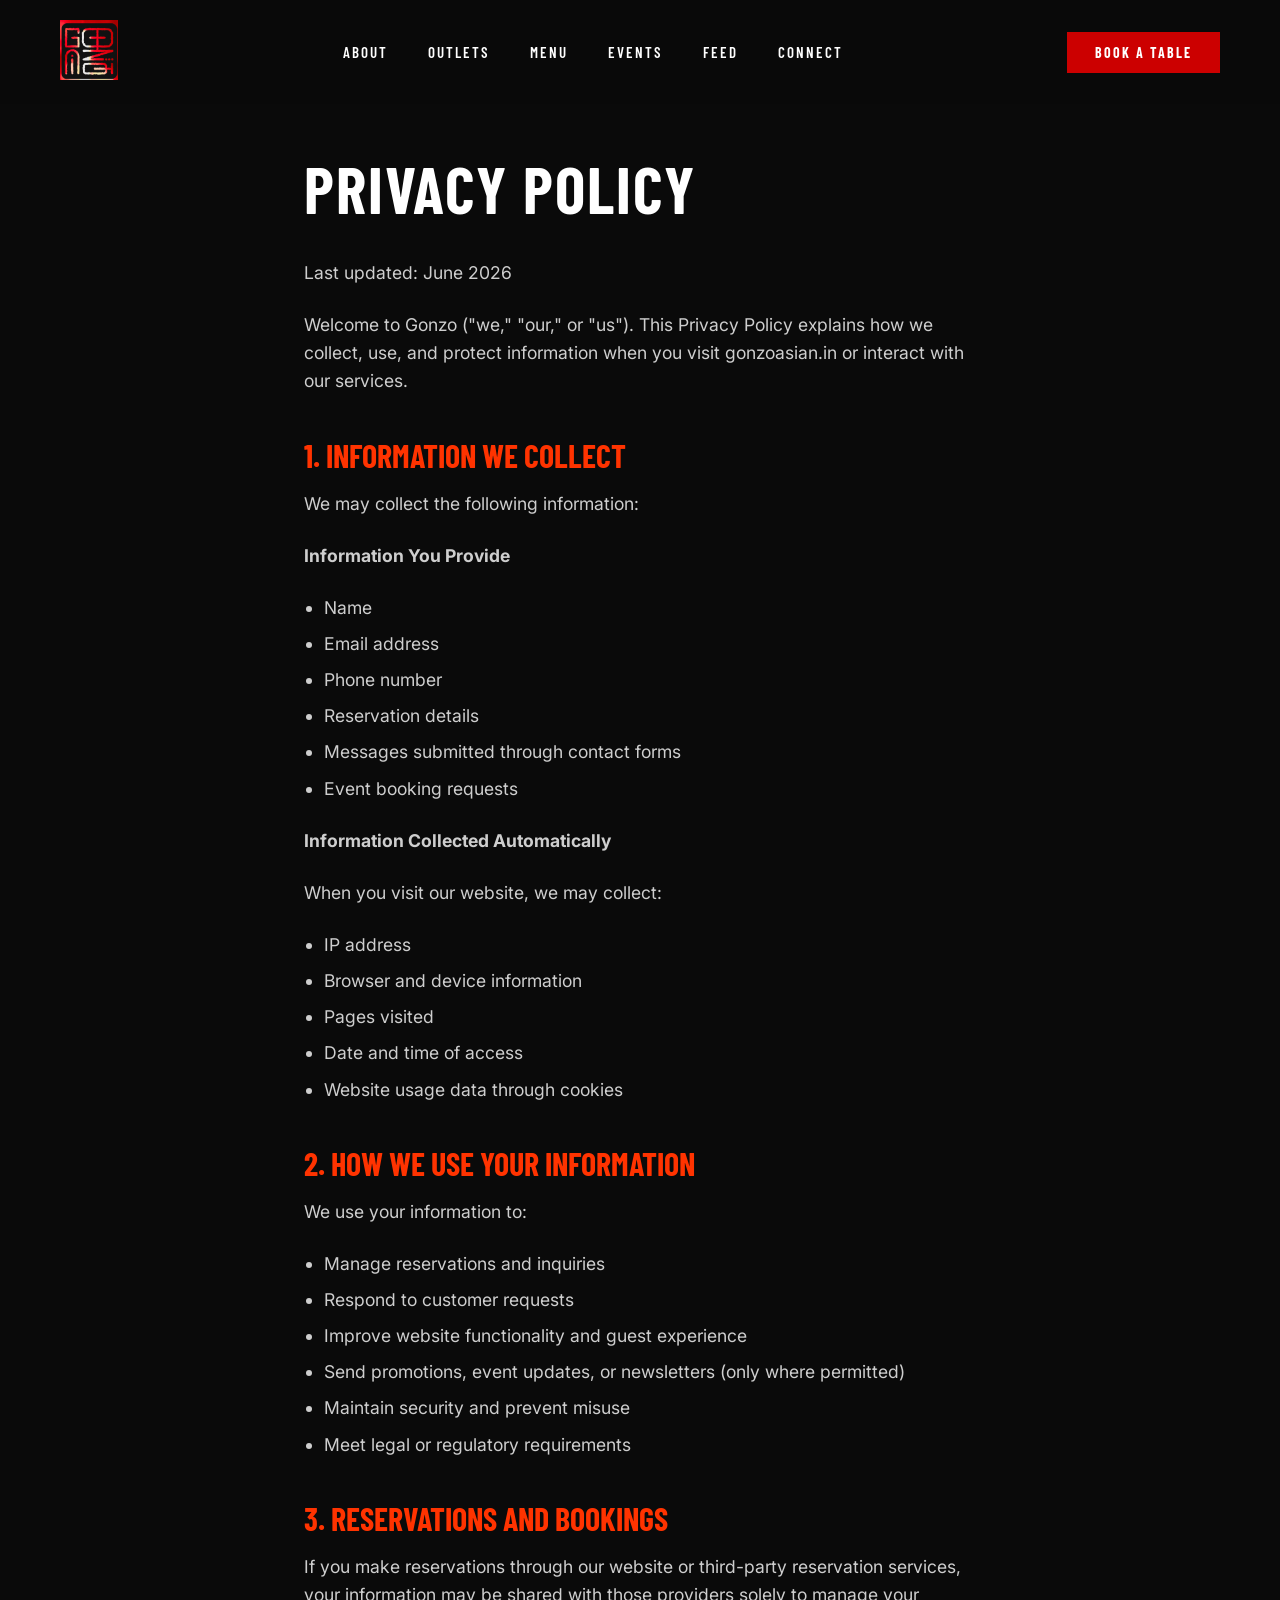
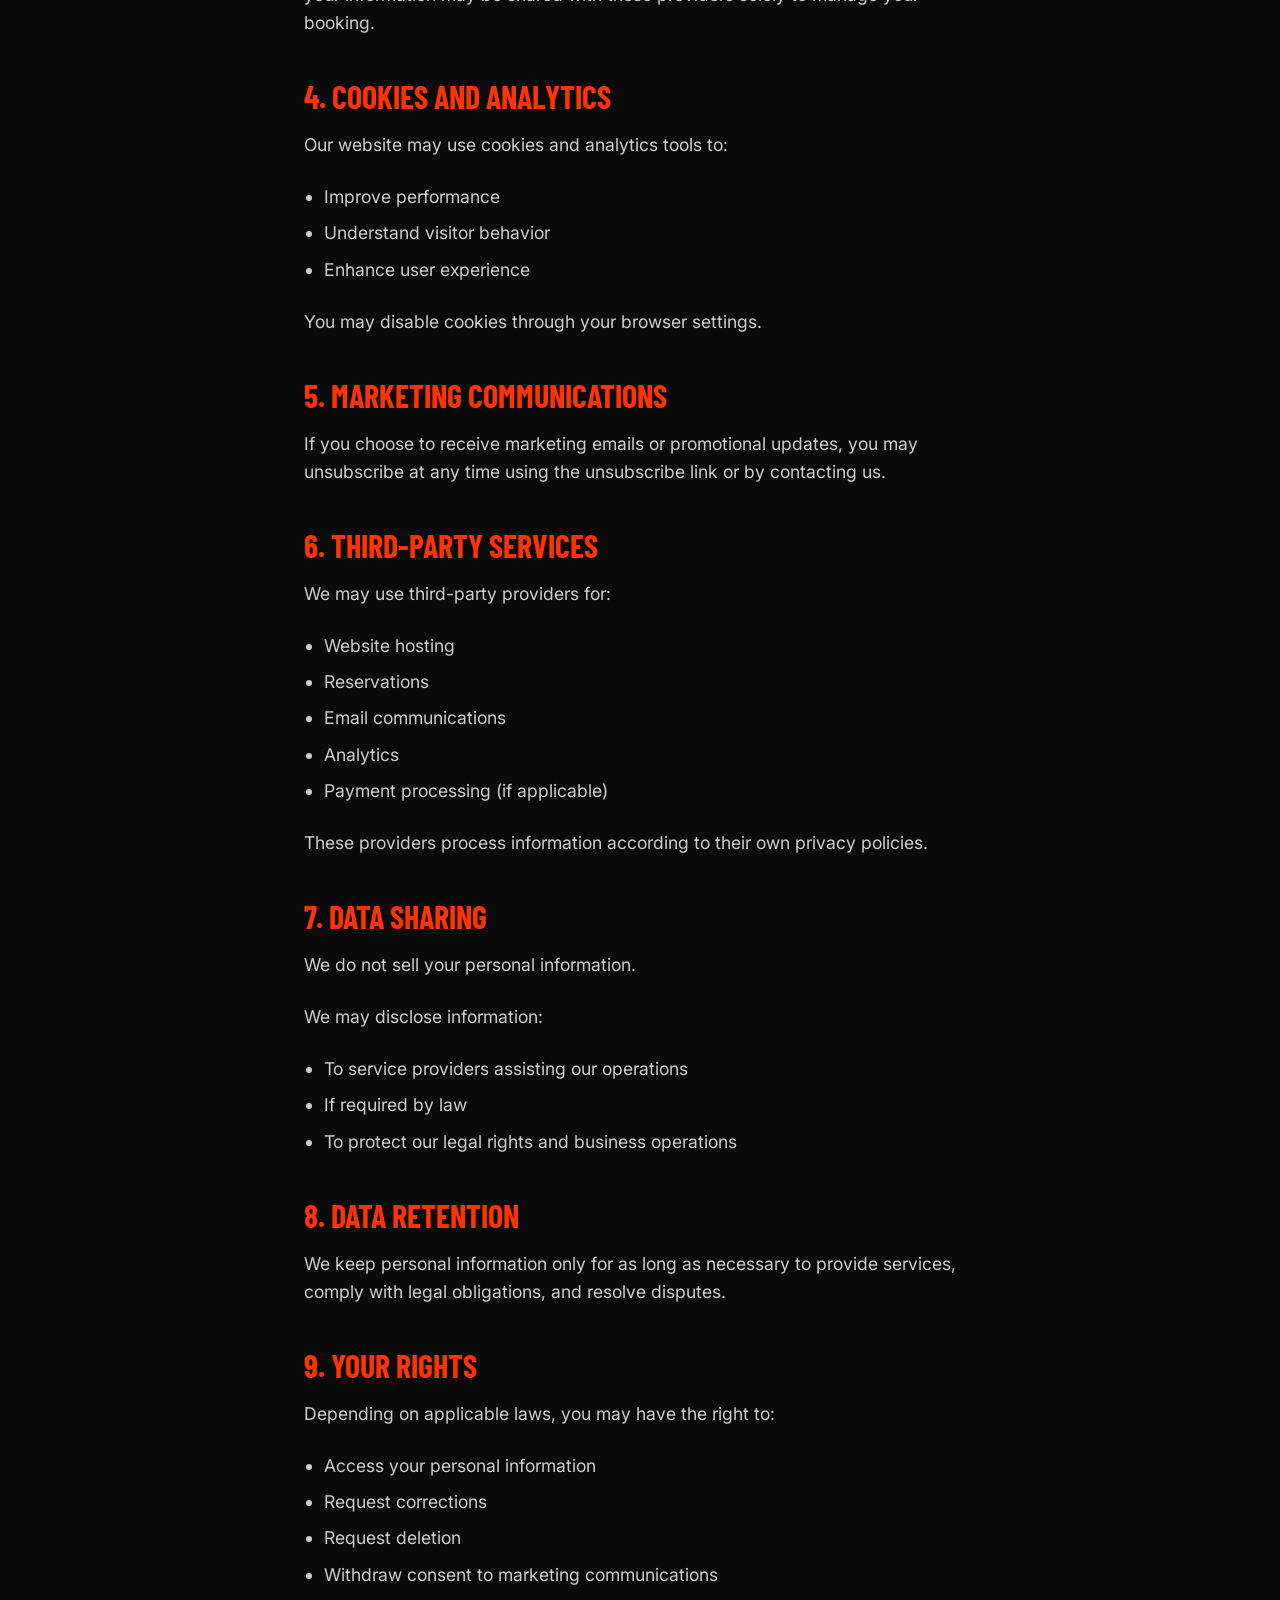
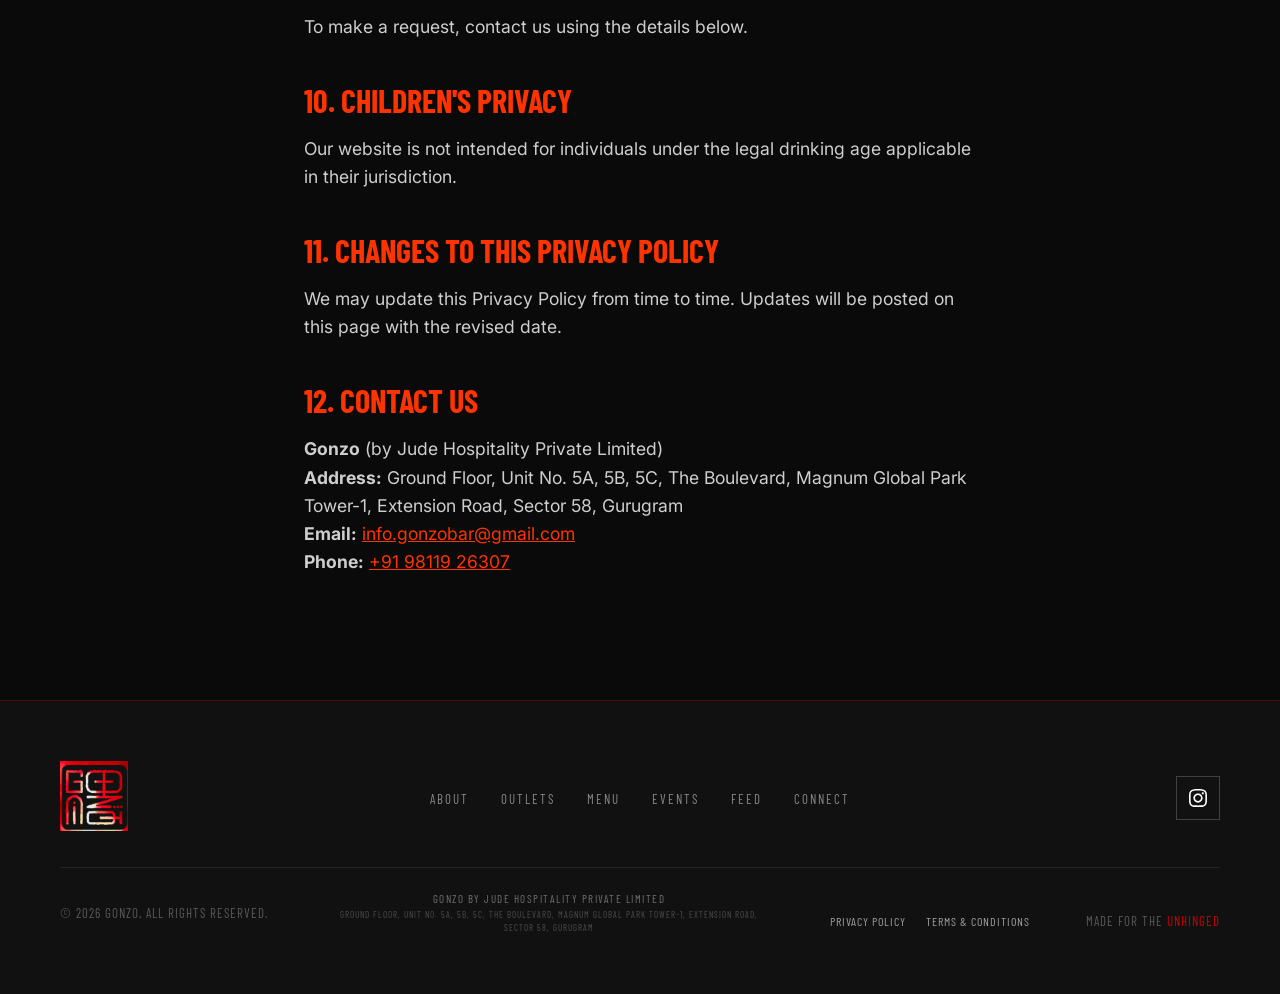
<file: privacy.html>
<!DOCTYPE html>
<html lang="en">
<head>
  <meta charset="UTF-8">
  <meta name="viewport" content="width=device-width, initial-scale=1.0">
  <title>Privacy Policy | Gonzo Asian</title>
  <meta name="description" content="Privacy Policy for Gonzo Asian.">
  
  <!-- Favicon -->
  <link rel="icon" type="image/png" href="images/logo.png">
  
  <!-- Stylesheets -->
  <link rel="stylesheet" href="css/style.css?v=20260623">
  <style>
    .legal-content {
      padding: 150px 5% 100px;
      max-width: 800px;
      margin: 0 auto;
      color: #fff;
    }
    .legal-content h1 {
      font-family: var(--font-condensed, sans-serif);
      font-size: clamp(3rem, 5vw, 5rem);
      margin-bottom: 2rem;
      text-transform: uppercase;
      letter-spacing: 2px;
    }
    .legal-content h2 {
      font-family: var(--font-condensed, sans-serif);
      font-size: 2rem;
      margin-top: 2.5rem;
      margin-bottom: 1rem;
      color: var(--color-primary, #ff3300);
      text-transform: uppercase;
    }
    .legal-content p, .legal-content ul {
      font-family: var(--font-body, sans-serif);
      font-size: 1.1rem;
      line-height: 1.6;
      margin-bottom: 1.5rem;
      color: rgba(255, 255, 255, 0.8);
    }
    .legal-content ul {
      padding-left: 20px;
    }
    .legal-content li {
      margin-bottom: 0.5rem;
    }
    .footer-legal-links a:hover {
      color: #fff !important;
    }
  </style>
</head>
<body>

  <!-- ── NAV ── -->
  <nav id="main-nav" style="background: rgba(10, 10, 10, 0.95); backdrop-filter: blur(10px);">
    <div class="nav-logo">
      <a href="index.html#hero">
        <img src="images/logo.png" alt="Gonzo Asian Logo">
      </a>
    </div>
    <ul class="nav-links">
      <li><a href="index.html#about">About</a></li>
      <li><a href="index.html#outlets">Outlets</a></li>
      <li><a href="index.html#menu">Menu</a></li>
      <li><a href="index.html#events">Events</a></li>
      <li><a href="index.html#social">Feed</a></li>
      <li><a href="index.html#contact">Connect</a></li>
    </ul>
    <div class="nav-reserve">
      <a href="index.html#contact">Book a Table</a>
    </div>
    <div class="hamburger" id="hamburger" aria-label="Toggle navigation menu">
      <span></span>
      <span></span>
      <span></span>
    </div>
  </nav>

  <!-- ── MOBILE MENU ── -->
  <div class="mobile-menu" id="mobile-menu">
    <a href="index.html#about">About</a>
    <a href="index.html#outlets">Outlets</a>
    <a href="index.html#menu">Menu</a>
    <a href="index.html#events">Events</a>
    <a href="index.html#social">Feed</a>
    <a href="index.html#contact">Connect</a>
  </div>

  <section class="legal-content reveal">
    <h1>Privacy Policy</h1>
    <p>Last updated: June 2026</p>

    <p>Welcome to Gonzo ("we," "our," or "us"). This Privacy Policy explains how we collect, use, and protect information when you visit gonzoasian.in or interact with our services.</p>

    <h2>1. Information We Collect</h2>
    <p>We may collect the following information:</p>
    <p><strong>Information You Provide</strong></p>
    <ul>
      <li>Name</li>
      <li>Email address</li>
      <li>Phone number</li>
      <li>Reservation details</li>
      <li>Messages submitted through contact forms</li>
      <li>Event booking requests</li>
    </ul>
    <p><strong>Information Collected Automatically</strong></p>
    <p>When you visit our website, we may collect:</p>
    <ul>
      <li>IP address</li>
      <li>Browser and device information</li>
      <li>Pages visited</li>
      <li>Date and time of access</li>
      <li>Website usage data through cookies</li>
    </ul>

    <h2>2. How We Use Your Information</h2>
    <p>We use your information to:</p>
    <ul>
      <li>Manage reservations and inquiries</li>
      <li>Respond to customer requests</li>
      <li>Improve website functionality and guest experience</li>
      <li>Send promotions, event updates, or newsletters (only where permitted)</li>
      <li>Maintain security and prevent misuse</li>
      <li>Meet legal or regulatory requirements</li>
    </ul>

    <h2>3. Reservations and Bookings</h2>
    <p>If you make reservations through our website or third-party reservation services, your information may be shared with those providers solely to manage your booking.</p>

    <h2>4. Cookies and Analytics</h2>
    <p>Our website may use cookies and analytics tools to:</p>
    <ul>
      <li>Improve performance</li>
      <li>Understand visitor behavior</li>
      <li>Enhance user experience</li>
    </ul>
    <p>You may disable cookies through your browser settings.</p>

    <h2>5. Marketing Communications</h2>
    <p>If you choose to receive marketing emails or promotional updates, you may unsubscribe at any time using the unsubscribe link or by contacting us.</p>

    <h2>6. Third-Party Services</h2>
    <p>We may use third-party providers for:</p>
    <ul>
      <li>Website hosting</li>
      <li>Reservations</li>
      <li>Email communications</li>
      <li>Analytics</li>
      <li>Payment processing (if applicable)</li>
    </ul>
    <p>These providers process information according to their own privacy policies.</p>

    <h2>7. Data Sharing</h2>
    <p>We do not sell your personal information.</p>
    <p>We may disclose information:</p>
    <ul>
      <li>To service providers assisting our operations</li>
      <li>If required by law</li>
      <li>To protect our legal rights and business operations</li>
    </ul>

    <h2>8. Data Retention</h2>
    <p>We keep personal information only for as long as necessary to provide services, comply with legal obligations, and resolve disputes.</p>

    <h2>9. Your Rights</h2>
    <p>Depending on applicable laws, you may have the right to:</p>
    <ul>
      <li>Access your personal information</li>
      <li>Request corrections</li>
      <li>Request deletion</li>
      <li>Withdraw consent to marketing communications</li>
    </ul>
    <p>To make a request, contact us using the details below.</p>

    <h2>10. Children's Privacy</h2>
    <p>Our website is not intended for individuals under the legal drinking age applicable in their jurisdiction.</p>

    <h2>11. Changes to This Privacy Policy</h2>
    <p>We may update this Privacy Policy from time to time. Updates will be posted on this page with the revised date.</p>

    <h2>12. Contact Us</h2>
    <p>
      <strong>Gonzo</strong> (by Jude Hospitality Private Limited)<br>
      <strong>Address:</strong> Ground Floor, Unit No. 5A, 5B, 5C, The Boulevard, Magnum Global Park Tower-1, Extension Road, Sector 58, Gurugram<br>
      <strong>Email:</strong> <a href="mailto:info.gonzobar@gmail.com" style="color: var(--color-primary, #ff3300);">info.gonzobar@gmail.com</a><br>
      <strong>Phone:</strong> <a href="tel:+919811926307" style="color: var(--color-primary, #ff3300);">+91 98119 26307</a>
    </p>
  </section>

  <!-- ── FOOTER ── -->
  <footer>
    <div class="footer-inner">
      <div class="footer-logo">
        <a href="index.html#hero">
          <img src="images/logo.png" alt="Gonzo Footer Logo">
        </a>
      </div>
      <ul class="footer-nav">
        <li><a href="index.html#about">About</a></li>
        <li><a href="index.html#outlets">Outlets</a></li>
        <li><a href="index.html#menu">Menu</a></li>
        <li><a href="index.html#events">Events</a></li>
        <li><a href="index.html#social">Feed</a></li>
        <li><a href="index.html#contact">Connect</a></li>
      </ul>
      <div class="footer-social">
        <a href="https://www.instagram.com/gonzo.bar" target="_blank" rel="noopener noreferrer" aria-label="Instagram">
          <svg viewBox="0 0 24 24">
            <path d="M12 2.163c3.204 0 3.584.012 4.85.07 3.252.148 4.771 1.691 4.919 4.919.058 1.265.069 1.645.069 4.849 0 3.205-.012 3.584-.069 4.849-.149 3.225-1.664 4.771-4.919 4.919-1.266.058-1.644.07-4.85.07-3.204 0-3.584-.012-4.849-.07-3.26-.149-4.771-1.699-4.919-4.92-.058-1.265-.07-1.644-.07-4.849 0-3.204.013-3.583.07-4.849.149-3.227 1.664-4.771 4.919-4.919 1.266-.057 1.645-.069 4.849-.069zm0-2c-3.259 0-3.667.014-4.947.072-4.358.2-6.78 2.618-6.98 6.98-.059 1.281-.073 1.689-.073 4.948 0 3.259.014 3.668.072 4.948.2 4.358 2.618 6.78 6.98 6.98 1.281.058 1.689.072 4.948.072 3.259 0 3.668-.014 4.948-.072 4.354-.2 6.782-2.618 6.979-6.98.059-1.28.073-1.689.073-4.948 0-3.259-.014-3.667-.072-4.947-.196-4.354-2.617-6.78-6.979-6.98-1.281-.059-1.69-.073-4.949-.073zm0 5.838c-3.403 0-6.162 2.759-6.162 6.162s2.759 6.163 6.162 6.163 6.162-2.759 6.162-6.163c0-3.403-2.759-6.162-6.162-6.162zm0 10.162c-2.209 0-4-1.79-4-4 0-2.209 1.791-4 4-4s4 1.791 4 4c0 2.21-1.791 4-4 4zm6.406-11.845c-.796 0-1.441.645-1.441 1.44s.645 1.44 1.441 1.44c.795 0 1.439-.645 1.439-1.44s-.644-1.44-1.439-1.44z"/>
          </svg>
        </a>
      </div>
    </div>
    <div class="footer-bottom">
      <p>&copy; 2026 GONZO. ALL RIGHTS RESERVED.</p>
      <div class="footer-legal-address" style="text-align: center;">
        <p style="font-size: 11px; color: rgba(255,255,255,0.4); font-family: var(--font-condensed, sans-serif); letter-spacing: 1.5px; margin-bottom: 4px; text-transform: uppercase;">Gonzo by JUDE HOSPITALITY PRIVATE LIMITED</p>
        <p style="font-size: 9px; color: rgba(255,255,255,0.25); font-family: var(--font-condensed, sans-serif); letter-spacing: 1px; line-height: 1.4; max-width: 450px; margin: 0 auto; text-transform: uppercase;">Ground Floor, Unit No. 5A, 5B, 5C, The Boulevard, Magnum Global Park Tower-1, Extension Road, Sector 58, Gurugram</p>
      </div>
      <div class="footer-legal-links" style="margin-top: 15px; display: flex; gap: 20px; justify-content: center; font-size: 12px; font-family: var(--font-condensed, sans-serif); text-transform: uppercase; letter-spacing: 1px;">
        <a href="privacy.html" style="color: rgba(255,255,255,0.6); text-decoration: none; transition: color 0.3s ease;">Privacy Policy</a>
        <a href="terms.html" style="color: rgba(255,255,255,0.6); text-decoration: none; transition: color 0.3s ease;">Terms &amp; Conditions</a>
      </div>
      <p style="margin-top: 15px;">MADE FOR THE <a href="#">UNHINGED</a></p>
    </div>
  </footer>

  <!-- Scripts -->
  <script src="js/main.js"></script>
</body>
</html>
</file>
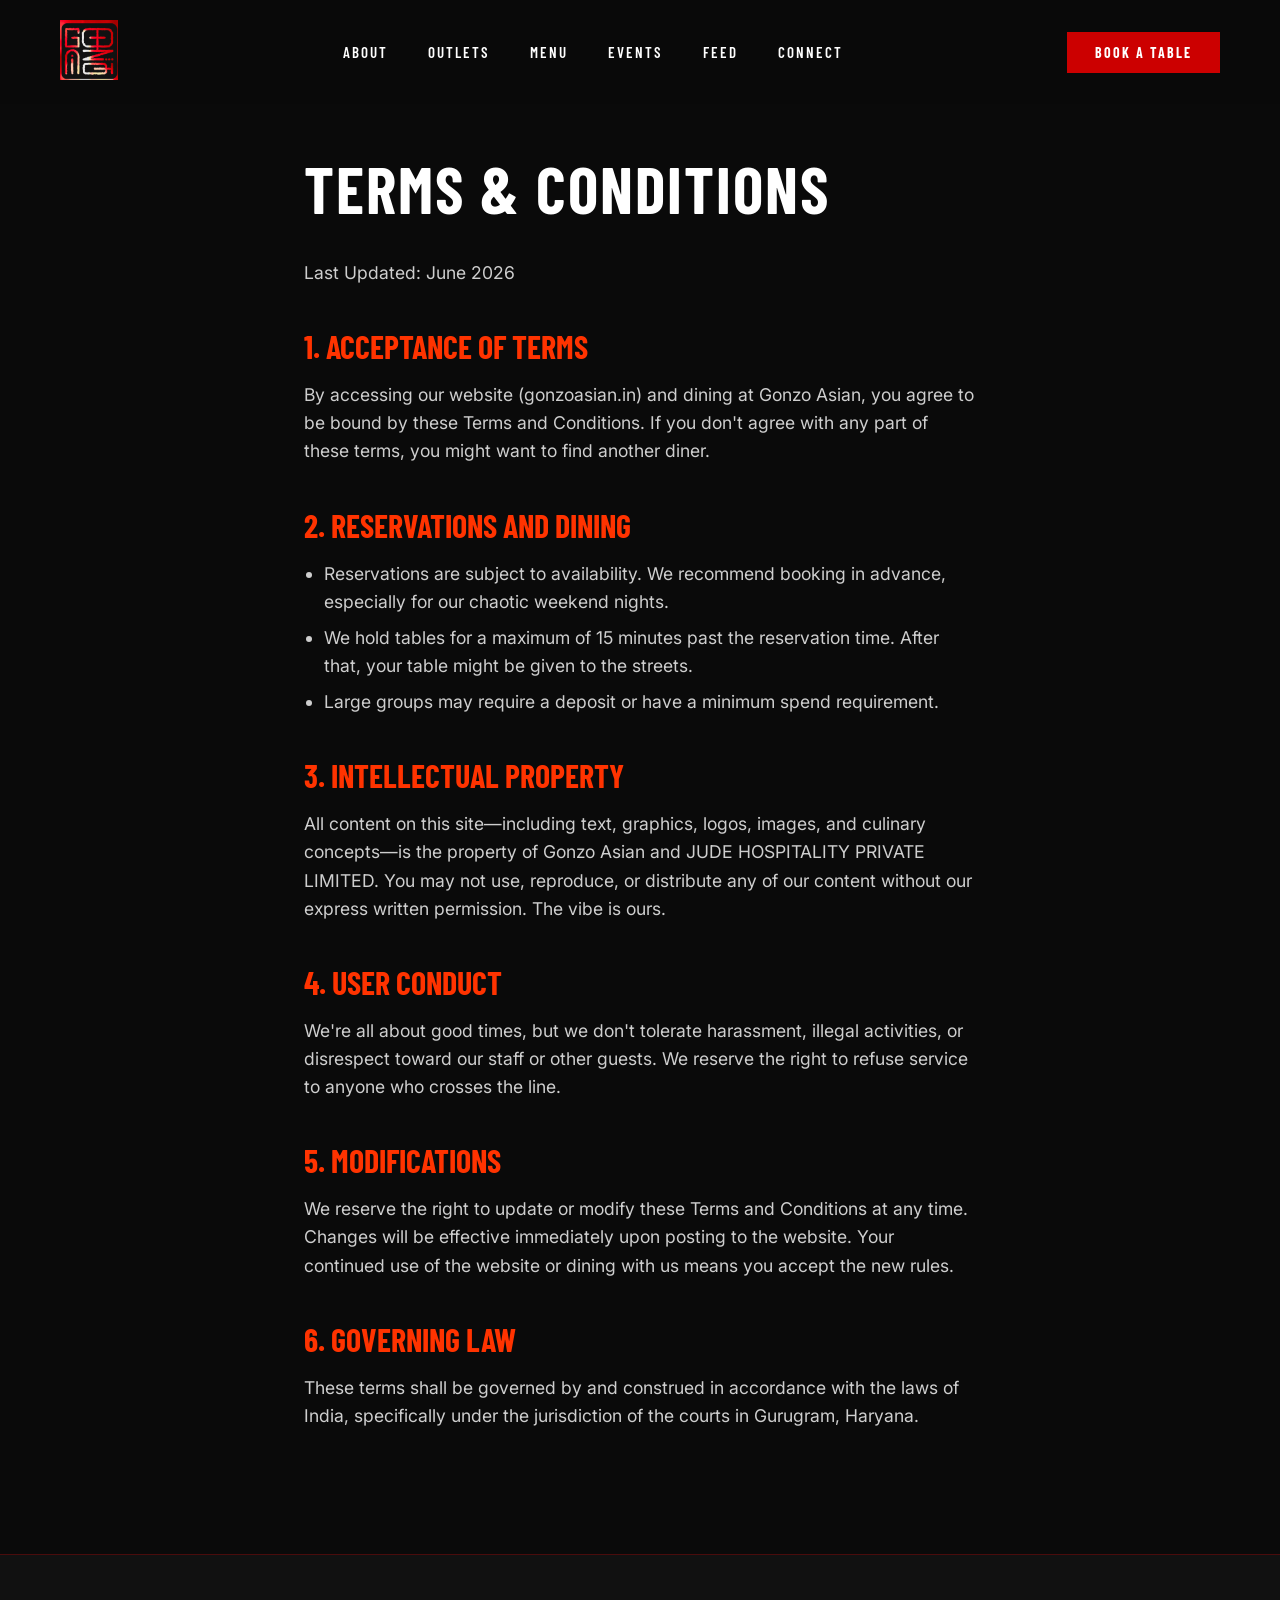
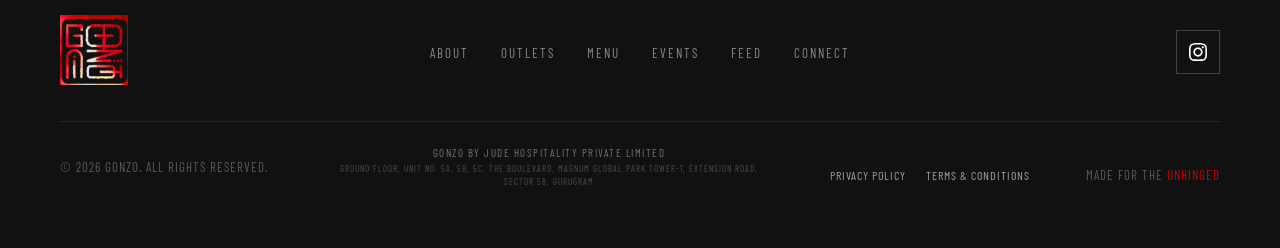
<file: terms.html>
<!DOCTYPE html>
<html lang="en">
<head>
  <meta charset="UTF-8">
  <meta name="viewport" content="width=device-width, initial-scale=1.0">
  <title>Terms & Conditions | Gonzo Asian</title>
  <meta name="description" content="Terms and Conditions for Gonzo Asian.">
  
  <!-- Favicon -->
  <link rel="icon" type="image/png" href="images/logo.png">
  
  <!-- Stylesheets -->
  <link rel="stylesheet" href="css/style.css?v=20260623">
  <style>
    .legal-content {
      padding: 150px 5% 100px;
      max-width: 800px;
      margin: 0 auto;
      color: #fff;
    }
    .legal-content h1 {
      font-family: var(--font-condensed, sans-serif);
      font-size: clamp(3rem, 5vw, 5rem);
      margin-bottom: 2rem;
      text-transform: uppercase;
      letter-spacing: 2px;
    }
    .legal-content h2 {
      font-family: var(--font-condensed, sans-serif);
      font-size: 2rem;
      margin-top: 2.5rem;
      margin-bottom: 1rem;
      color: var(--color-primary, #ff3300);
      text-transform: uppercase;
    }
    .legal-content p, .legal-content ul {
      font-family: var(--font-body, sans-serif);
      font-size: 1.1rem;
      line-height: 1.6;
      margin-bottom: 1.5rem;
      color: rgba(255, 255, 255, 0.8);
    }
    .legal-content ul {
      padding-left: 20px;
    }
    .legal-content li {
      margin-bottom: 0.5rem;
    }
    .footer-legal-links a:hover {
      color: #fff !important;
    }
  </style>
</head>
<body>

  <!-- ── NAV ── -->
  <nav id="main-nav" style="background: rgba(10, 10, 10, 0.95); backdrop-filter: blur(10px);">
    <div class="nav-logo">
      <a href="index.html#hero">
        <img src="images/logo.png" alt="Gonzo Asian Logo">
      </a>
    </div>
    <ul class="nav-links">
      <li><a href="index.html#about">About</a></li>
      <li><a href="index.html#outlets">Outlets</a></li>
      <li><a href="index.html#menu">Menu</a></li>
      <li><a href="index.html#events">Events</a></li>
      <li><a href="index.html#social">Feed</a></li>
      <li><a href="index.html#contact">Connect</a></li>
    </ul>
    <div class="nav-reserve">
      <a href="index.html#contact">Book a Table</a>
    </div>
    <div class="hamburger" id="hamburger" aria-label="Toggle navigation menu">
      <span></span>
      <span></span>
      <span></span>
    </div>
  </nav>

  <!-- ── MOBILE MENU ── -->
  <div class="mobile-menu" id="mobile-menu">
    <a href="index.html#about">About</a>
    <a href="index.html#outlets">Outlets</a>
    <a href="index.html#menu">Menu</a>
    <a href="index.html#events">Events</a>
    <a href="index.html#social">Feed</a>
    <a href="index.html#contact">Connect</a>
  </div>

  <section class="legal-content reveal">
    <h1>Terms & Conditions</h1>
    <p>Last Updated: June 2026</p>
    
    <h2>1. Acceptance of Terms</h2>
    <p>By accessing our website (gonzoasian.in) and dining at Gonzo Asian, you agree to be bound by these Terms and Conditions. If you don't agree with any part of these terms, you might want to find another diner.</p>
    
    <h2>2. Reservations and Dining</h2>
    <ul>
      <li>Reservations are subject to availability. We recommend booking in advance, especially for our chaotic weekend nights.</li>
      <li>We hold tables for a maximum of 15 minutes past the reservation time. After that, your table might be given to the streets.</li>
      <li>Large groups may require a deposit or have a minimum spend requirement.</li>
    </ul>

    <h2>3. Intellectual Property</h2>
    <p>All content on this site—including text, graphics, logos, images, and culinary concepts—is the property of Gonzo Asian and JUDE HOSPITALITY PRIVATE LIMITED. You may not use, reproduce, or distribute any of our content without our express written permission. The vibe is ours.</p>

    <h2>4. User Conduct</h2>
    <p>We're all about good times, but we don't tolerate harassment, illegal activities, or disrespect toward our staff or other guests. We reserve the right to refuse service to anyone who crosses the line.</p>

    <h2>5. Modifications</h2>
    <p>We reserve the right to update or modify these Terms and Conditions at any time. Changes will be effective immediately upon posting to the website. Your continued use of the website or dining with us means you accept the new rules.</p>

    <h2>6. Governing Law</h2>
    <p>These terms shall be governed by and construed in accordance with the laws of India, specifically under the jurisdiction of the courts in Gurugram, Haryana.</p>
  </section>

  <!-- ── FOOTER ── -->
  <footer>
    <div class="footer-inner">
      <div class="footer-logo">
        <a href="index.html#hero">
          <img src="images/logo.png" alt="Gonzo Footer Logo">
        </a>
      </div>
      <ul class="footer-nav">
        <li><a href="index.html#about">About</a></li>
        <li><a href="index.html#outlets">Outlets</a></li>
        <li><a href="index.html#menu">Menu</a></li>
        <li><a href="index.html#events">Events</a></li>
        <li><a href="index.html#social">Feed</a></li>
        <li><a href="index.html#contact">Connect</a></li>
      </ul>
      <div class="footer-social">
        <a href="https://www.instagram.com/gonzo.bar" target="_blank" rel="noopener noreferrer" aria-label="Instagram">
          <svg viewBox="0 0 24 24">
            <path d="M12 2.163c3.204 0 3.584.012 4.85.07 3.252.148 4.771 1.691 4.919 4.919.058 1.265.069 1.645.069 4.849 0 3.205-.012 3.584-.069 4.849-.149 3.225-1.664 4.771-4.919 4.919-1.266.058-1.644.07-4.85.07-3.204 0-3.584-.012-4.849-.07-3.26-.149-4.771-1.699-4.919-4.92-.058-1.265-.07-1.644-.07-4.849 0-3.204.013-3.583.07-4.849.149-3.227 1.664-4.771 4.919-4.919 1.266-.057 1.645-.069 4.849-.069zm0-2c-3.259 0-3.667.014-4.947.072-4.358.2-6.78 2.618-6.98 6.98-.059 1.281-.073 1.689-.073 4.948 0 3.259.014 3.668.072 4.948.2 4.358 2.618 6.78 6.98 6.98 1.281.058 1.689.072 4.948.072 3.259 0 3.668-.014 4.948-.072 4.354-.2 6.782-2.618 6.979-6.98.059-1.28.073-1.689.073-4.948 0-3.259-.014-3.667-.072-4.947-.196-4.354-2.617-6.78-6.979-6.98-1.281-.059-1.69-.073-4.949-.073zm0 5.838c-3.403 0-6.162 2.759-6.162 6.162s2.759 6.163 6.162 6.163 6.162-2.759 6.162-6.163c0-3.403-2.759-6.162-6.162-6.162zm0 10.162c-2.209 0-4-1.79-4-4 0-2.209 1.791-4 4-4s4 1.791 4 4c0 2.21-1.791 4-4 4zm6.406-11.845c-.796 0-1.441.645-1.441 1.44s.645 1.44 1.441 1.44c.795 0 1.439-.645 1.439-1.44s-.644-1.44-1.439-1.44z"/>
          </svg>
        </a>
      </div>
    </div>
    <div class="footer-bottom">
      <p>&copy; 2026 GONZO. ALL RIGHTS RESERVED.</p>
      <div class="footer-legal-address" style="text-align: center;">
        <p style="font-size: 11px; color: rgba(255,255,255,0.4); font-family: var(--font-condensed, sans-serif); letter-spacing: 1.5px; margin-bottom: 4px; text-transform: uppercase;">Gonzo by JUDE HOSPITALITY PRIVATE LIMITED</p>
        <p style="font-size: 9px; color: rgba(255,255,255,0.25); font-family: var(--font-condensed, sans-serif); letter-spacing: 1px; line-height: 1.4; max-width: 450px; margin: 0 auto; text-transform: uppercase;">Ground Floor, Unit No. 5A, 5B, 5C, The Boulevard, Magnum Global Park Tower-1, Extension Road, Sector 58, Gurugram</p>
      </div>
      <div class="footer-legal-links" style="margin-top: 15px; display: flex; gap: 20px; justify-content: center; font-size: 12px; font-family: var(--font-condensed, sans-serif); text-transform: uppercase; letter-spacing: 1px;">
        <a href="privacy.html" style="color: rgba(255,255,255,0.6); text-decoration: none; transition: color 0.3s ease;">Privacy Policy</a>
        <a href="terms.html" style="color: rgba(255,255,255,0.6); text-decoration: none; transition: color 0.3s ease;">Terms &amp; Conditions</a>
      </div>
      <p style="margin-top: 15px;">MADE FOR THE <a href="#">UNHINGED</a></p>
    </div>
  </footer>

  <!-- Scripts -->
  <script src="js/main.js"></script>
</body>
</html>
</file>
<file: css/style.css>
@import url('https://fonts.googleapis.com/css2?family=Bebas+Neue&family=Inter:wght@400;500;600;700;900&family=Barlow+Condensed:wght@400;600;700;900&display=swap');

*, *::before, *::after { margin: 0; padding: 0; box-sizing: border-box; }

:root {
  --red: #CC0000;
  --red-dark: #990000;
  --red-bright: #FF1111;
  --cream: #F5F0E8;
  --black: #0A0A0A;
  --dark: #111111;
  --white: #FFFFFF;
  --gold: #C9A84C;
  --font-display: 'Bebas Neue', sans-serif;
  --font-body: 'Inter', sans-serif;
  --font-condensed: 'Barlow Condensed', sans-serif;
}

html { scroll-behavior: smooth; }
body { background: var(--black); color: var(--white); font-family: var(--font-body); overflow-x: hidden; }

/* ── SCROLLBAR ── */
::-webkit-scrollbar { width: 4px; }
::-webkit-scrollbar-track { background: var(--black); }
::-webkit-scrollbar-thumb { background: var(--red); }

/* ── NAV ── */
nav {
  position: fixed; top: 0; left: 0; right: 0; z-index: 1000;
  display: flex; align-items: center; justify-content: space-between;
  padding: 20px 60px;
  transition: background 0.4s, padding 0.4s;
}
nav.scrolled { background: rgba(10,10,10,0.95); backdrop-filter: blur(10px); padding: 14px 60px; border-bottom: 1px solid rgba(204,0,0,0.3); }
.nav-logo img { height: 60px; width: auto; }
.nav-links { display: flex; gap: 40px; list-style: none; }
.nav-links a { color: var(--white); text-decoration: none; font-family: var(--font-condensed); font-size: 15px; font-weight: 600; letter-spacing: 2px; text-transform: uppercase; transition: color 0.3s; }
.nav-links a:hover { color: var(--red); }
.nav-reserve a {
  background: var(--red); color: var(--white); padding: 12px 28px;
  font-family: var(--font-condensed); font-weight: 700; font-size: 14px;
  letter-spacing: 2px; text-transform: uppercase; text-decoration: none;
  transition: background 0.3s, transform 0.2s;
}
.nav-reserve a:hover { background: var(--red-dark); transform: scale(1.03); }
.hamburger { display: none; flex-direction: column; gap: 5px; cursor: pointer; }
.hamburger span { width: 28px; height: 2px; background: var(--white); transition: all 0.3s; }
.mobile-menu { display: none; }

/* ── HERO ── */
#hero {
  position: relative; height: 100vh; min-height: 700px;
  display: flex; align-items: center; justify-content: center; text-align: center;
  overflow: hidden;
}
.hero-bg {
  position: absolute; inset: 0;
  background: url('../images/pdf_p1_img1.png') center/cover no-repeat;
}
.hero-bg::after {
  content: ''; position: absolute; inset: 0;
  background: linear-gradient(to bottom, rgba(0,0,0,0.5) 0%, rgba(0,0,0,0.3) 50%, rgba(0,0,0,0.85) 100%);
}
.hero-content { position: relative; z-index: 2; max-width: 900px; padding: 0 20px; }
.hero-logo { width: 120px; margin-bottom: 30px; animation: fadeDown 1s ease; }
.hero-tagline {
  font-family: var(--font-display);
  font-size: clamp(80px, 14vw, 180px);
  line-height: 0.9;
  color: var(--white);
  animation: fadeUp 1s ease 0.2s both;
  text-shadow: 0 0 60px rgba(204,0,0,0.4);
}
.hero-tagline span { color: var(--red); }
.hero-sub {
  margin-top: 24px;
  font-family: var(--font-condensed); font-size: 18px; letter-spacing: 4px;
  text-transform: uppercase; color: rgba(255,255,255,0.8);
  animation: fadeUp 1s ease 0.4s both;
}
.hero-ctas { margin-top: 48px; display: flex; gap: 20px; justify-content: center; animation: fadeUp 1s ease 0.6s both; }
.btn-primary {
  background: var(--red); color: var(--white); padding: 18px 44px;
  font-family: var(--font-condensed); font-weight: 700; font-size: 16px;
  letter-spacing: 3px; text-transform: uppercase; text-decoration: none;
  transition: all 0.3s;
}
.btn-primary:hover { background: var(--red-bright); transform: translateY(-2px); box-shadow: 0 10px 40px rgba(204,0,0,0.5); }
.btn-outline {
  border: 2px solid var(--white); color: var(--white); padding: 18px 44px;
  font-family: var(--font-condensed); font-weight: 700; font-size: 16px;
  letter-spacing: 3px; text-transform: uppercase; text-decoration: none;
  transition: all 0.3s;
}
.btn-outline:hover { background: var(--white); color: var(--black); }
.hero-scroll { position: absolute; bottom: 40px; left: 50%; transform: translateX(-50%); z-index: 2; animation: bounce 2s infinite; }
.hero-scroll span { display: block; width: 1px; height: 60px; background: linear-gradient(to bottom, transparent, var(--red)); margin: 0 auto 8px; }
.hero-scroll p { font-family: var(--font-condensed); font-size: 11px; letter-spacing: 3px; text-transform: uppercase; color: rgba(255,255,255,0.5); }

/* ── MARQUEE ── */
.marquee-bar { background: var(--red); padding: 14px 0; overflow: hidden; }
.marquee-track { display: flex; gap: 0; white-space: nowrap; animation: marquee 20s linear infinite; }
.marquee-track span { font-family: var(--font-display); font-size: 22px; letter-spacing: 4px; padding: 0 40px; color: var(--white); }
.marquee-track span.dot { color: var(--black); }

/* ── ABOUT ── */
#about { background: var(--cream); padding: 120px 60px; }
.about-inner { max-width: 1300px; margin: 0 auto; display: grid; grid-template-columns: 1fr 1fr; gap: 80px; align-items: start; }
.about-left h2 { font-family: var(--font-display); font-size: clamp(72px, 9vw, 120px); color: var(--red); line-height: 0.9; margin-bottom: 32px; }
.about-tagline { font-family: var(--font-condensed); font-weight: 700; font-size: 18px; color: var(--black); margin-bottom: 24px; font-style: italic; }
.about-body { font-size: 16px; line-height: 1.8; color: #333; margin-bottom: 16px; }
.about-cta { margin-top: 32px; font-family: var(--font-condensed); font-weight: 700; font-size: 20px; color: var(--red); font-style: italic; }
.about-right { display: flex; flex-direction: column; gap: 0; }
.about-imgs { display: grid; grid-template-columns: 1fr 1fr; gap: 4px; margin-bottom: 32px; }
.about-imgs img { width: 100%; aspect-ratio: 3/4; object-fit: cover; }
.about-mvbox { border-top: 2px solid var(--red); padding-top: 24px; margin-bottom: 24px; }
.about-mvbox h4 { font-family: var(--font-condensed); font-weight: 700; font-size: 13px; letter-spacing: 2px; color: var(--red); text-decoration: underline; margin-bottom: 8px; }
.about-mvbox p { font-family: var(--font-condensed); font-size: 14px; letter-spacing: 1px; line-height: 1.6; color: var(--black); }
.about-menu-btn { display: inline-block; margin-top: 28px; }
.about-story { border-top: 3px solid var(--red); padding-top: 24px; margin-top: 32px; }
.about-story h4 { font-family: var(--font-display); font-size: 26px; letter-spacing: 1px; color: var(--red); margin-bottom: 14px; }
.about-story p { font-size: 15px; line-height: 1.75; color: #333; margin-bottom: 12px; }
.about-story strong { color: var(--black); }

/* ── OUTLETS ── */
#outlets { background: var(--black); padding: 120px 60px; }
.outlets-grid { max-width: 1300px; margin: 0 auto; display: grid; grid-template-columns: repeat(4, 1fr); gap: 20px; }
.outlet-card {
  position: relative; display: flex; flex-direction: column; text-decoration: none;
  background: var(--dark); border: 1px solid rgba(255,255,255,0.1); padding: 0 28px 28px;
  transition: border-color 0.3s, transform 0.3s, background 0.3s; overflow: hidden;
}
.outlet-img { margin: 0 -28px 24px; height: 200px; overflow: hidden; background: #0a0a0a; }
.outlet-img img { width: 100%; height: 100%; object-fit: cover; display: block; filter: grayscale(0.25); transition: transform 0.5s, filter 0.4s; }
.outlet-card:hover .outlet-img img { transform: scale(1.06); filter: grayscale(0); }
.outlet-card::before { content: ''; position: absolute; top: 0; left: 0; width: 100%; height: 4px; background: var(--red); transform: scaleX(0); transform-origin: left; transition: transform 0.4s; }
.outlet-card:hover { border-color: var(--red); transform: translateY(-6px); background: #161616; }
.outlet-card:hover::before { transform: scaleX(1); }
.outlet-num { font-family: var(--font-display); font-size: 44px; color: rgba(204,0,0,0.4); line-height: 1; margin-bottom: 16px; }
.outlet-card h3 { font-family: var(--font-display); font-size: 30px; color: var(--white); line-height: 1; margin-bottom: 12px; }
.outlet-card p { font-family: var(--font-condensed); font-size: 15px; line-height: 1.5; color: rgba(255,255,255,0.6); flex-grow: 1; margin-bottom: 20px; }
.outlet-link { font-family: var(--font-condensed); font-weight: 700; font-size: 13px; letter-spacing: 2px; text-transform: uppercase; color: var(--red); }

/* ── ACTUAL MENU (PDFs) ── */
.menu-actual { max-width: 1300px; margin: 80px auto 0; text-align: center; scroll-margin-top: 120px; }
.menu-actual-title { font-family: var(--font-display); font-size: clamp(40px, 6vw, 64px); color: var(--red); line-height: 1; }
.menu-actual-sub { font-family: var(--font-condensed); font-size: 15px; letter-spacing: 3px; text-transform: uppercase; color: #555; margin-top: 8px; margin-bottom: 40px; }
.menu-pdf-grid { display: grid; grid-template-columns: repeat(3, 1fr); gap: 20px; }
.menu-pdf-card {
  background: var(--black); color: var(--white); text-decoration: none; padding: 48px 24px;
  display: flex; flex-direction: column; align-items: center; gap: 14px;
  border: 2px solid var(--black); transition: transform 0.3s, background 0.3s, border-color 0.3s;
}
.menu-pdf-card:hover { transform: translateY(-6px); background: var(--red); border-color: var(--red); }
.menu-pdf-icon { font-size: 44px; }
.menu-pdf-card h4 { font-family: var(--font-display); font-size: 30px; letter-spacing: 1px; }
.menu-pdf-link { font-family: var(--font-condensed); font-weight: 700; font-size: 13px; letter-spacing: 2px; text-transform: uppercase; color: var(--gold); }
.menu-pdf-card:hover .menu-pdf-link { color: var(--white); }

/* ── EXPERIENCE ── */
#experience { background: var(--black); padding: 120px 60px; }
.section-header { text-align: center; margin-bottom: 80px; }
.section-header h2 { font-family: var(--font-display); font-size: clamp(60px, 8vw, 110px); color: var(--red); line-height: 1; }
.section-header p { font-family: var(--font-condensed); font-size: 16px; letter-spacing: 3px; text-transform: uppercase; color: rgba(255,255,255,0.6); margin-top: 12px; }
.exp-grid { max-width: 1300px; margin: 0 auto; display: grid; grid-template-columns: repeat(3, 1fr); gap: 2px; }
.exp-card { position: relative; overflow: hidden; aspect-ratio: 3/4; cursor: pointer; }
.exp-card img { width: 100%; height: 100%; object-fit: cover; transition: transform 0.6s; }
.exp-card:hover img { transform: scale(1.08); }
.exp-card-overlay {
  position: absolute; inset: 0;
  background: linear-gradient(to top, rgba(0,0,0,0.9) 0%, transparent 60%);
  display: flex; flex-direction: column; justify-content: flex-end; padding: 32px;
  transition: background 0.3s;
}
.exp-card:hover .exp-card-overlay { background: linear-gradient(to top, rgba(204,0,0,0.8) 0%, transparent 60%); }
.exp-card-overlay h3 { font-family: var(--font-display); font-size: 36px; color: var(--white); line-height: 1; }
.exp-card-overlay p { font-family: var(--font-condensed); font-size: 14px; letter-spacing: 2px; color: rgba(255,255,255,0.8); margin-top: 8px; text-transform: uppercase; }

/* ── FOOD & DRINKS ── */
#menu { background: var(--cream); padding: 120px 60px; }
#menu .section-header h2 { color: var(--red); }
#menu .section-header p { color: #555; }
.menu-tabs { display: flex; justify-content: center; gap: 0; margin-bottom: 60px; }
.menu-tab {
  padding: 16px 40px; font-family: var(--font-condensed); font-weight: 700;
  font-size: 16px; letter-spacing: 3px; text-transform: uppercase;
  border: 2px solid var(--red); cursor: pointer; background: transparent;
  color: var(--red); transition: all 0.3s;
}
.menu-tab.active, .menu-tab:hover { background: var(--red); color: var(--white); }
.menu-grid { max-width: 1300px; margin: 0 auto; display: grid; grid-template-columns: repeat(3, 1fr); gap: 3px; display: none; }
.menu-grid.active { display: grid; }
.menu-item { position: relative; overflow: hidden; }
.menu-item img { width: 100%; aspect-ratio: 1; object-fit: cover; transition: transform 0.5s; display: block; }
.menu-item:hover img { transform: scale(1.06); }
.menu-item-label {
  position: absolute; bottom: 0; left: 0; right: 0;
  background: linear-gradient(to top, rgba(0,0,0,0.9), transparent);
  padding: 24px 20px 16px;
}
.menu-item-label h4 { font-family: var(--font-display); font-size: 24px; color: var(--white); }
.menu-item-label p { font-family: var(--font-condensed); font-size: 13px; color: rgba(255,255,255,0.7); letter-spacing: 1px; margin-top: 4px; }

/* ── EVENTS ── */
#events { background: var(--black); padding: 120px 60px; }
.events-grid { max-width: 1300px; margin: 0 auto; display: grid; grid-template-columns: repeat(3, 1fr); gap: 40px 32px; }
.event-item { display: flex; flex-direction: column; }
.event-card { position: relative; overflow: hidden; }
.event-card img { width: 100%; aspect-ratio: 4/3; object-fit: cover; transition: transform 0.5s; display: block; }
.event-card:hover img { transform: scale(1.05); }
.event-reel-badge {
  position: absolute; bottom: 14px; left: 14px; z-index: 2;
  background: rgba(204,0,0,0.92); color: var(--white); text-decoration: none;
  font-family: var(--font-condensed); font-weight: 700; font-size: 12px; letter-spacing: 2px;
  padding: 8px 14px; transition: background 0.3s, transform 0.2s;
}
.event-reel-badge:hover { background: var(--red-bright); transform: scale(1.04); }
.event-info { padding: 22px 0 0; flex-grow: 1; display: flex; flex-direction: column; }
.event-tag { font-family: var(--font-condensed); font-weight: 600; font-size: 12px; letter-spacing: 2px; text-transform: uppercase; color: var(--red); margin-bottom: 8px; }
.event-info h3 { font-family: var(--font-display); font-size: 38px; color: var(--white); line-height: 1; }
.event-info p { font-family: var(--font-body); font-size: 14px; color: rgba(255,255,255,0.65); margin-top: 12px; line-height: 1.7; }
.event-book-btn {
  display: inline-block; margin-top: 18px; align-self: flex-start;
  background: var(--red); color: var(--white); text-decoration: none;
  font-family: var(--font-condensed); font-weight: 700; font-size: 14px; letter-spacing: 2px;
  text-transform: uppercase; padding: 12px 24px; transition: background 0.3s, transform 0.2s;
}
.event-book-btn:hover { background: var(--red-bright); transform: translateY(-2px); }

/* ── FEED REELS ── */
.feed-reels-title { text-align: center; font-family: var(--font-display); font-size: clamp(32px, 5vw, 52px); color: var(--red); margin: 64px 0 32px; }
.reels-grid { max-width: 1300px; margin: 0 auto; display: flex; flex-wrap: wrap; gap: 20px; justify-content: center; }
.reels-grid .instagram-media { flex: 1 1 320px; max-width: 360px; min-width: 280px; margin: 0 !important; }

/* ── SOCIAL ── */
#social { background: var(--cream); padding: 120px 60px; }
#social .section-header h2 { color: var(--red); font-size: clamp(48px, 7vw, 90px); }
#social .section-header p { color: #555; }
.insta-grid { max-width: 1300px; margin: 0 auto; display: grid; grid-template-columns: repeat(4, 1fr); gap: 3px; }
.insta-item { position: relative; overflow: hidden; aspect-ratio: 1; }
.insta-item img { width: 100%; height: 100%; object-fit: cover; transition: transform 0.5s; display: block; }
.insta-item:hover img { transform: scale(1.08); }
.insta-overlay {
  position: absolute; inset: 0; background: rgba(204,0,0,0.8);
  display: flex; align-items: center; justify-content: center;
  opacity: 0; transition: opacity 0.3s;
}
.insta-item:hover .insta-overlay { opacity: 1; }
.insta-overlay svg { width: 36px; height: 36px; fill: white; }
.social-cta { text-align: center; margin-top: 48px; }
.social-cta a {
  font-family: var(--font-condensed); font-weight: 700; font-size: 18px;
  letter-spacing: 3px; text-transform: uppercase; color: var(--red);
  text-decoration: none; border-bottom: 2px solid var(--red); padding-bottom: 4px;
  transition: color 0.3s, border-color 0.3s;
}
.social-cta a:hover { color: var(--red-dark); border-color: var(--red-dark); }

/* ── CONTACT ── */
#contact { background: var(--black); padding: 120px 60px; }
.contact-inner { max-width: 1300px; margin: 0 auto; display: grid; grid-template-columns: 1fr 1fr; gap: 80px; }
.contact-left h2 { font-family: var(--font-display); font-size: clamp(60px, 8vw, 100px); color: var(--red); line-height: 0.95; }
.contact-left p { font-family: var(--font-body); font-size: 16px; color: rgba(255,255,255,0.7); margin-top: 24px; line-height: 1.8; }
.contact-info { margin-top: 48px; display: flex; flex-direction: column; gap: 24px; }
.contact-item label { font-family: var(--font-condensed); font-size: 12px; letter-spacing: 3px; text-transform: uppercase; color: var(--red); display: block; margin-bottom: 4px; }
.contact-item p, .contact-item a { font-family: var(--font-condensed); font-size: 18px; color: var(--white); text-decoration: none; }
.contact-item a:hover { color: var(--red); }
.contact-form { display: flex; flex-direction: column; gap: 20px; }
.contact-form input, .contact-form textarea {
  background: rgba(255,255,255,0.05); border: 1px solid rgba(255,255,255,0.15);
  color: var(--white); padding: 18px 20px; font-family: var(--font-body); font-size: 15px;
  outline: none; transition: border-color 0.3s; width: 100%;
}
.contact-form input:focus, .contact-form textarea:focus { border-color: var(--red); }
.contact-form textarea { resize: vertical; min-height: 140px; }
.contact-form input::placeholder, .contact-form textarea::placeholder { color: rgba(255,255,255,0.3); }
.contact-form button {
  background: var(--red); color: var(--white); border: none; cursor: pointer;
  padding: 18px; font-family: var(--font-condensed); font-weight: 700;
  font-size: 16px; letter-spacing: 3px; text-transform: uppercase;
  transition: background 0.3s, transform 0.2s;
}
.contact-form button:hover { background: var(--red-bright); transform: translateY(-2px); }

/* ── FOOTER ── */
footer { background: var(--dark); border-top: 1px solid rgba(204,0,0,0.3); padding: 60px; }
.footer-inner { max-width: 1300px; margin: 0 auto; display: grid; grid-template-columns: 1fr auto 1fr; align-items: center; gap: 40px; }
.footer-logo img { height: 70px; }
.footer-nav { display: flex; gap: 32px; list-style: none; }
.footer-nav a { font-family: var(--font-condensed); font-size: 13px; letter-spacing: 2px; text-transform: uppercase; color: rgba(255,255,255,0.5); text-decoration: none; transition: color 0.3s; }
.footer-nav a:hover { color: var(--red); }
.footer-social { display: flex; gap: 20px; justify-content: flex-end; }
.footer-social a { display: flex; align-items: center; justify-content: center; width: 44px; height: 44px; border: 1px solid rgba(255,255,255,0.2); transition: all 0.3s; }
.footer-social a:hover { border-color: var(--red); background: var(--red); }
.footer-social a svg { width: 18px; height: 18px; fill: white; }
.footer-bottom { max-width: 1300px; margin: 32px auto 0; padding-top: 24px; border-top: 1px solid rgba(255,255,255,0.08); display: flex; justify-content: space-between; align-items: center; }
.footer-bottom p { font-family: var(--font-condensed); font-size: 13px; color: rgba(255,255,255,0.3); letter-spacing: 1px; }
.footer-bottom a { color: var(--red); text-decoration: none; }

/* ── ANIMATIONS ── */
@keyframes fadeUp { from { opacity: 0; transform: translateY(30px); } to { opacity: 1; transform: translateY(0); } }
@keyframes fadeDown { from { opacity: 0; transform: translateY(-20px); } to { opacity: 1; transform: translateY(0); } }
@keyframes marquee { from { transform: translateX(0); } to { transform: translateX(-50%); } }
@keyframes bounce { 0%, 100% { transform: translateX(-50%) translateY(0); } 50% { transform: translateX(-50%) translateY(10px); } }

.reveal { opacity: 0; transform: translateY(40px); transition: opacity 0.8s ease, transform 0.8s ease; }
.reveal.visible { opacity: 1; transform: translateY(0); }

/* ── MOBILE ── */
@media (max-width: 1024px) {
  nav { padding: 16px 30px; }
  nav.scrolled { padding: 12px 30px; }
  .nav-links, .nav-reserve { display: none; }
  .hamburger { display: flex; }
  .mobile-menu { display: none; position: fixed; inset: 0; background: var(--black); z-index: 999; flex-direction: column; align-items: center; justify-content: center; gap: 40px; }
  .mobile-menu.open { display: flex; }
  .mobile-menu a { font-family: var(--font-display); font-size: 52px; color: var(--white); text-decoration: none; }
  .mobile-menu a:hover { color: var(--red); }
  .about-inner, .contact-inner { grid-template-columns: 1fr; gap: 40px; }
  #about, #outlets, #menu, #events, #social, #contact { padding: 80px 30px; }
  .menu-grid { grid-template-columns: 1fr 1fr; }
  .insta-grid { grid-template-columns: repeat(2, 1fr); }
  .events-grid { grid-template-columns: 1fr 1fr; }
  .outlets-grid { grid-template-columns: 1fr 1fr; }
  .menu-pdf-grid { grid-template-columns: 1fr; }
  .footer-inner { grid-template-columns: 1fr; text-align: center; }
  .footer-social { justify-content: center; }
  .footer-nav { flex-wrap: wrap; justify-content: center; }
  .footer-bottom { flex-direction: column; gap: 12px; text-align: center; }
}
@media (max-width: 600px) {
  .menu-grid, .insta-grid, .events-grid, .outlets-grid { grid-template-columns: 1fr; }
  .hero-ctas { flex-direction: column; align-items: center; }
  .menu-tabs { flex-direction: column; }
}
</file>
